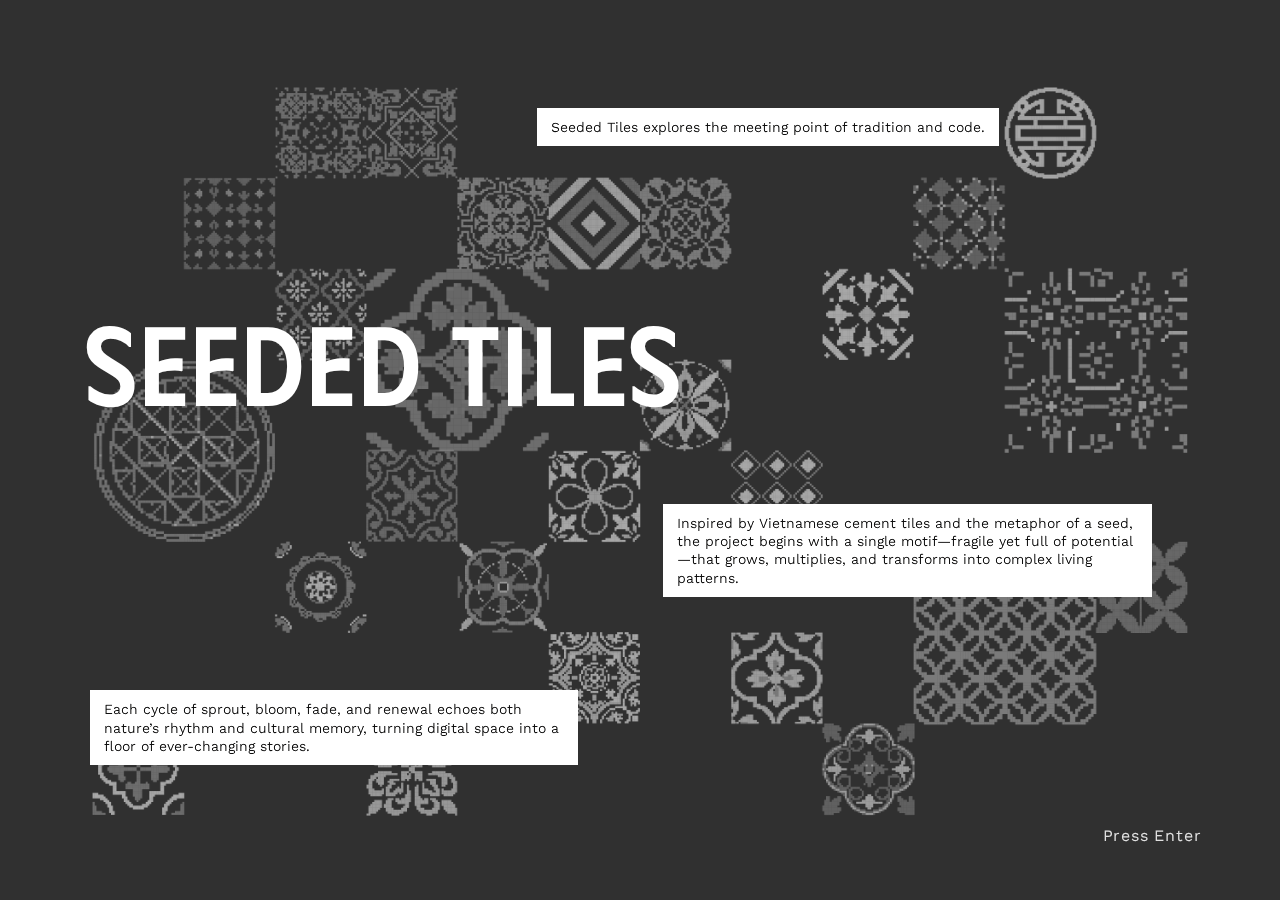
<file: page.html>
<!DOCTYPE html>
<html lang="vi">
<head>
  <meta charset="utf-8" />
  <meta name="viewport" content="width=device-width, initial-scale=1" />
  <title>Seeded Tiles — Landing</title>
  <link rel="stylesheet" href="page.css" />

  <!-- Title font -->
  <link rel="preconnect" href="https://fonts.googleapis.com">
  <link rel="preconnect" href="https://fonts.gstatic.com" crossorigin>
  <link href="https://fonts.googleapis.com/css2?family=Phudu:wght@300..900&display=swap" rel="stylesheet">

  <!-- Content font -->
  <link rel="preconnect" href="https://fonts.googleapis.com">
  <link rel="preconnect" href="https://fonts.gstatic.com" crossorigin>
  <link href="https://fonts.googleapis.com/css2?family=Work+Sans:ital,wght@0,100..900;1,100..900&display=swap" rel="stylesheet">
</head>
<body>
  <!-- Overlay text -->
  <div class="overlay">
    <h1 class="title">SEEDED TILES</h1>
    <p class="hint">Press Enter</p>

    <div class="card card-top">
      Seeded Tiles explores the meeting point of tradition and code.
    </div>

    <div class="card card-right">
      Inspired by Vietnamese cement tiles and the metaphor of a seed, the project
      begins with a single motif—fragile yet full of potential—that grows,
      multiplies, and transforms into complex living patterns.
    </div>

    <div class="card card-left">
      Each cycle of sprout, bloom, fade, and renewal echoes both nature’s rhythm
      and cultural memory, turning digital space into a floor of ever-changing stories.
    </div>
  </div>

  <script src="page.js" defer></script>
</body>
</html>
</file>
<file: page.css>
/* Onepage, no scroll */
html, body {
  height: 100%;
  margin: 0;
  overflow: hidden;

  /* background image full cover */
  background: #303030 url("./landing page.png") no-repeat center center;
  background-size: cover;
}

/* Overlay layer */
.overlay {
  position: fixed;
  inset: 0;
  pointer-events: none;
}

/* Title (pixelate + wiggle, giữ đúng vị trí gốc) */
.title {
  position: absolute;
  left: 30%;
  top: 40%;
  transform: translate(-50%, -50%);
  margin: 0;
  color: #ffffff;
  font-family: "Phudu", cursive;
  font-weight: 500; /* Medium */
  letter-spacing: 0.02em;
  line-height: 1;
  text-align: center;
  font-size: clamp(36px, 8.8vw, 140px);

  /* Pixelate look + subtle wiggle */
  image-rendering: pixelated;
  filter: contrast(135%) saturate(110%);
  animation: wiggleCenter 0.6s infinite steps(2, jump-none);
}

/* Optional: hint (nếu bạn đang có <p class="hint">Press Enter</p>) */
.hint {
  position: absolute;
  top: calc(80% + 90px);
  left: 90%;
  transform: translateX(-50%);
  font-family: "Work Sans", sans-serif;
  font-weight: 400;
  font-size: 16px;
  color: #fff;
  opacity: 0.85;
  letter-spacing: 0.05em;
  animation: blink 1.2s infinite alternate;
}

@keyframes blink {
  from { opacity: 0.85; }
  to   { opacity: 0.25; }
}

/* Cards (pixelate + wiggle) */
.card {
  position: absolute;
  max-width: min(60ch, 36vw);
  background: #ffffff;
  color: #222;
  font-family: "Work Sans", sans-serif;
  font-weight: 400;
  font-size: clamp(12px, 1.3vw, 14px);
  line-height: 1.3;
  padding: 10px 14px;
  border-radius: 0px;

  /* Pixelate feel */
  image-rendering: pixelated;
  filter: contrast(120%) saturate(108%);
}

/* Vị trí giữ nguyên theo layout bạn đưa */
.card-top {
  left: 60%;
  top: 12%;
  transform: translateX(-50%);

  /* Wiggle có kèm translateX(-50%) */
  animation: wiggleCardTop 0.9s infinite steps(2, jump-none);
}

.card-right {
  right: 10%;
  top: 56%;
  animation: wiggle 0.9s infinite steps(2, jump-none);
}

.card-left {
  left: 7%;
  bottom: 15%;
  animation: wiggle 0.9s infinite steps(2, jump-none);
}

/* Keyframes */
/* Title: giữ translate(-50%, -50%) và cộng jitter */
@keyframes wiggleCenter {
  0%   { transform: translate(-50%, -50%) translate(0, 0); }
  20%  { transform: translate(-50%, -50%) translate(-1px, 0); }
  40%  { transform: translate(-50%, -50%) translate(1px, 1px); }
  60%  { transform: translate(-50%, -50%) translate(-1px, -1px); }
  80%  { transform: translate(-50%, -50%) translate(1px, -1px); }
  100% { transform: translate(-50%, -50%) translate(0, 0); }
}

/* Card-top: giữ translateX(-50%) và cộng jitter */
@keyframes wiggleCardTop {
  0%   { transform: translateX(-50%) translate(0, 0); }
  20%  { transform: translateX(-50%) translate(-1px, 0); }
  40%  { transform: translateX(-50%) translate(1px, 1px); }
  60%  { transform: translateX(-50%) translate(-1px, -1px); }
  80%  { transform: translateX(-50%) translate(1px, -1px); }
  100% { transform: translateX(-50%) translate(0, 0); }
}

/* Card-left/right: không có transform gốc, jitter trực tiếp */
@keyframes wiggle {
  0%   { transform: translate(0, 0); }
  20%  { transform: translate(-1px, 0); }
  40%  { transform: translate(1px, 1px); }
  60%  { transform: translate(-1px, -1px); }
  80%  { transform: translate(1px, -1px); }
  100% { transform: translate(0, 0); }
}

/* Small screens */
@media (max-width: 640px) {
  .card { max-width: min(46ch, 86vw); }
  .card-right { right: 6%; top: 58%; }
  .card-left { left: 6%; bottom: 10%; }
}
</file>
